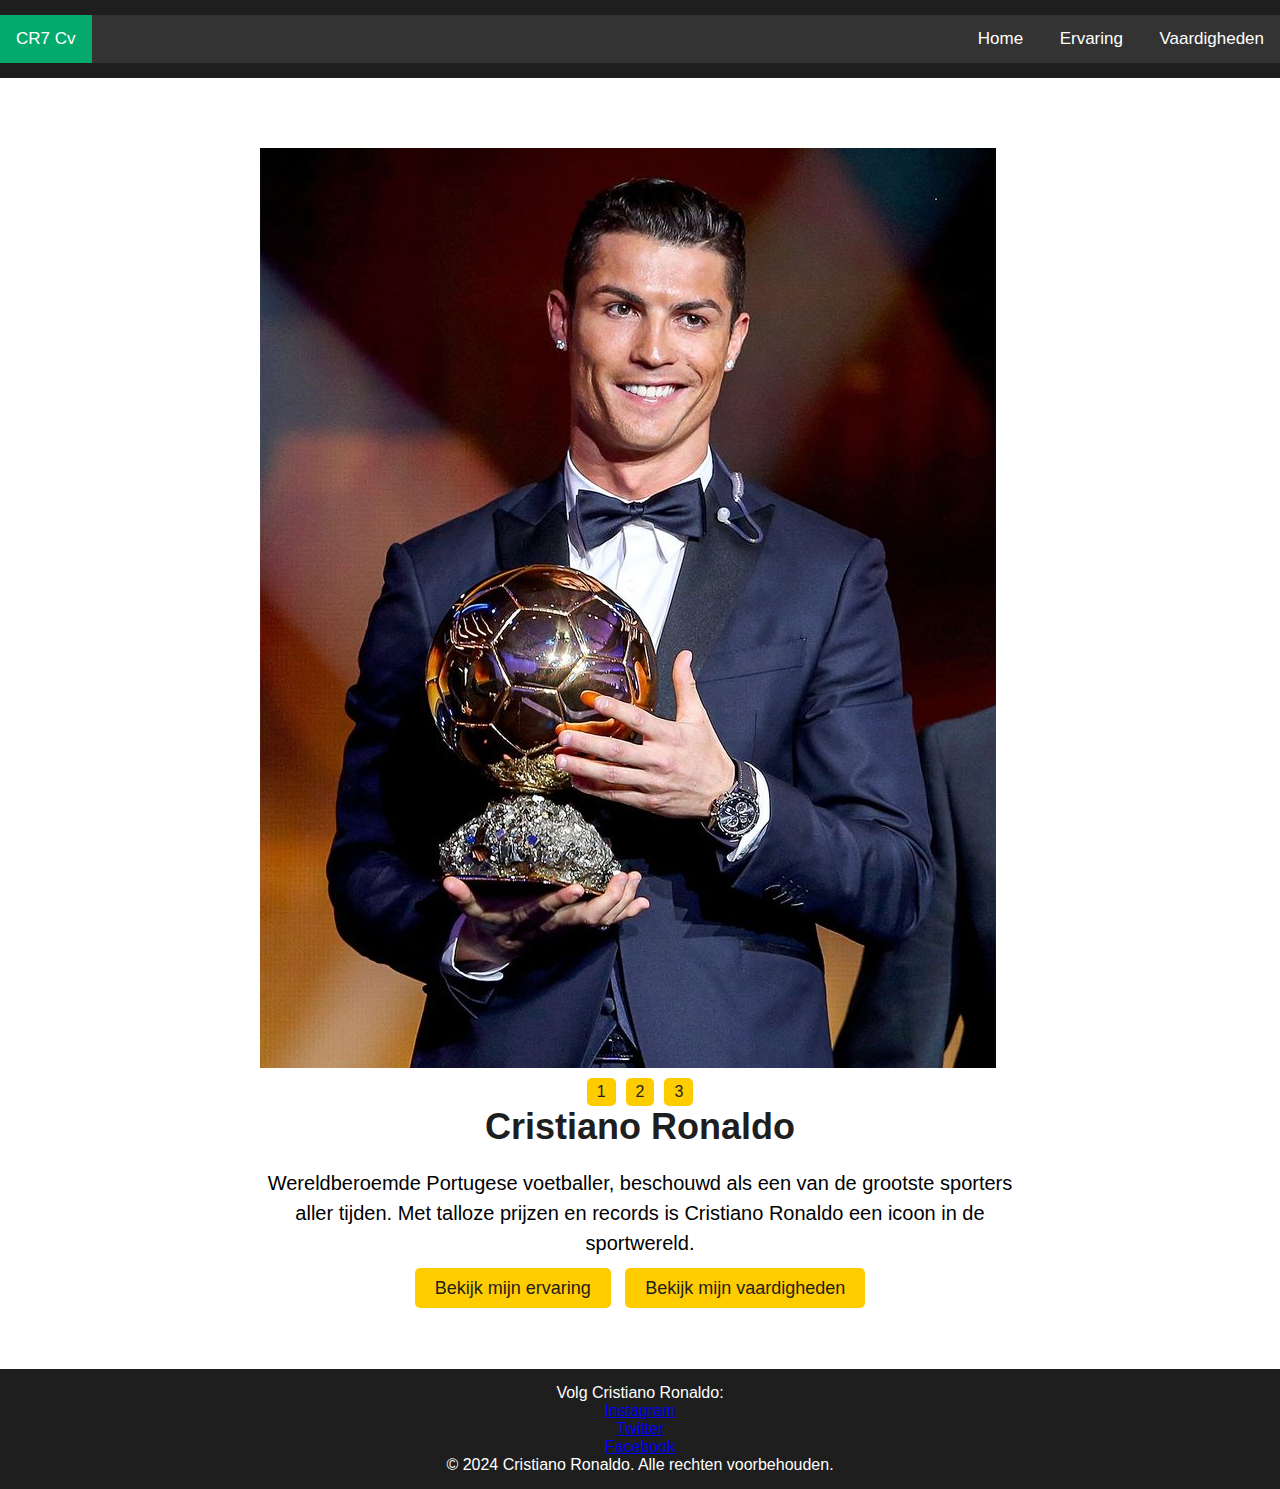
<file: index.html>
<!DOCTYPE html>
<html lang="nl">
	<head>
		<meta charset="UTF-8" />
		<meta name="viewport" content="width=device-width, initial-scale=1.0" />
		<meta
			name="description"
			content="CV van Cristiano Ronaldo - Wereldberoemde voetballer"
		/>
		<title>CV van Cristiano Ronaldo</title>
		<link rel="stylesheet" href="style.css" />
	</head>
	<body>
		<header>
			<div class="topnav">
				<a href="#home" class="active">CR7 Cv</a>
				<div id="myLinks">
					<a href="index.html">Home</a>
					<a href="ervaring.html">Ervaring</a>
					<a href="vaardigheden.html">Vaardigheden</a>
				</div>
				<a href="javascript:void(0);" class="icon" onclick="myFunction()">
					<i class="fa fa-bars"></i>
				</a>
			</div>
		</header>

		<main>
			<section class="intro">
				<div class="slider-wrapper">
					<div class="slider">
						<div id="slide-1" class="slide">
							<img
								src="imgas/B_R Football (@brfootball) on X.jpeg"
								alt="Slide 1"
							/>
						</div>
						<div id="slide-2" class="slide">
							<img src="imgas/Cristiano Ronaldo (1).png" alt="Slide 2" />
						</div>
						<div id="slide-3" class="slide">
							<img
								src="imgas/Cristiano Ronaldo CR7 HD Wallpaper.png"
								alt="Slide 3"
							/>
						</div>
					</div>
					<div class="slider-nav">
						<a href="#slide-1">1</a>
						<a href="#slide-2">2</a>
						<a href="#slide-3">3</a>
					</div>
				</div>

				<h1>Cristiano Ronaldo</h1>
				<p>
					Wereldberoemde Portugese voetballer, beschouwd als een van de grootste
					sporters aller tijden. Met talloze prijzen en records is Cristiano
					Ronaldo een icoon in de sportwereld.
				</p>
				<a href="ervaring.html" class="btn">Bekijk mijn ervaring</a>
				<a href="vaardigheden.html" class="btn">Bekijk mijn vaardigheden</a>
			</section>
		</main>

		<footer>
			<p>Volg Cristiano Ronaldo:</p>
			<ul class="social-media">
				<li>
					<a href="https://www.instagram.com/cristiano/" target="_blank"
						>Instagram</a
					>
				</li>
				<li>
					<a href="https://twitter.com/Cristiano" target="_blank">Twitter</a>
				</li>
				<li>
					<a href="https://www.facebook.com/cristiano" target="_blank"
						>Facebook</a
					>
				</li>
			</ul>
			<p>&copy; 2024 Cristiano Ronaldo. Alle rechten voorbehouden.</p>
		</footer>
		<script>
			function myFunction() {
				var x = document.getElementById("myLinks");
				if (x.style.display === "block") {
					x.style.display = "none";
				} else {
					x.style.display = "block";
				}
			}
		</script>
	</body>
</html>
</file>
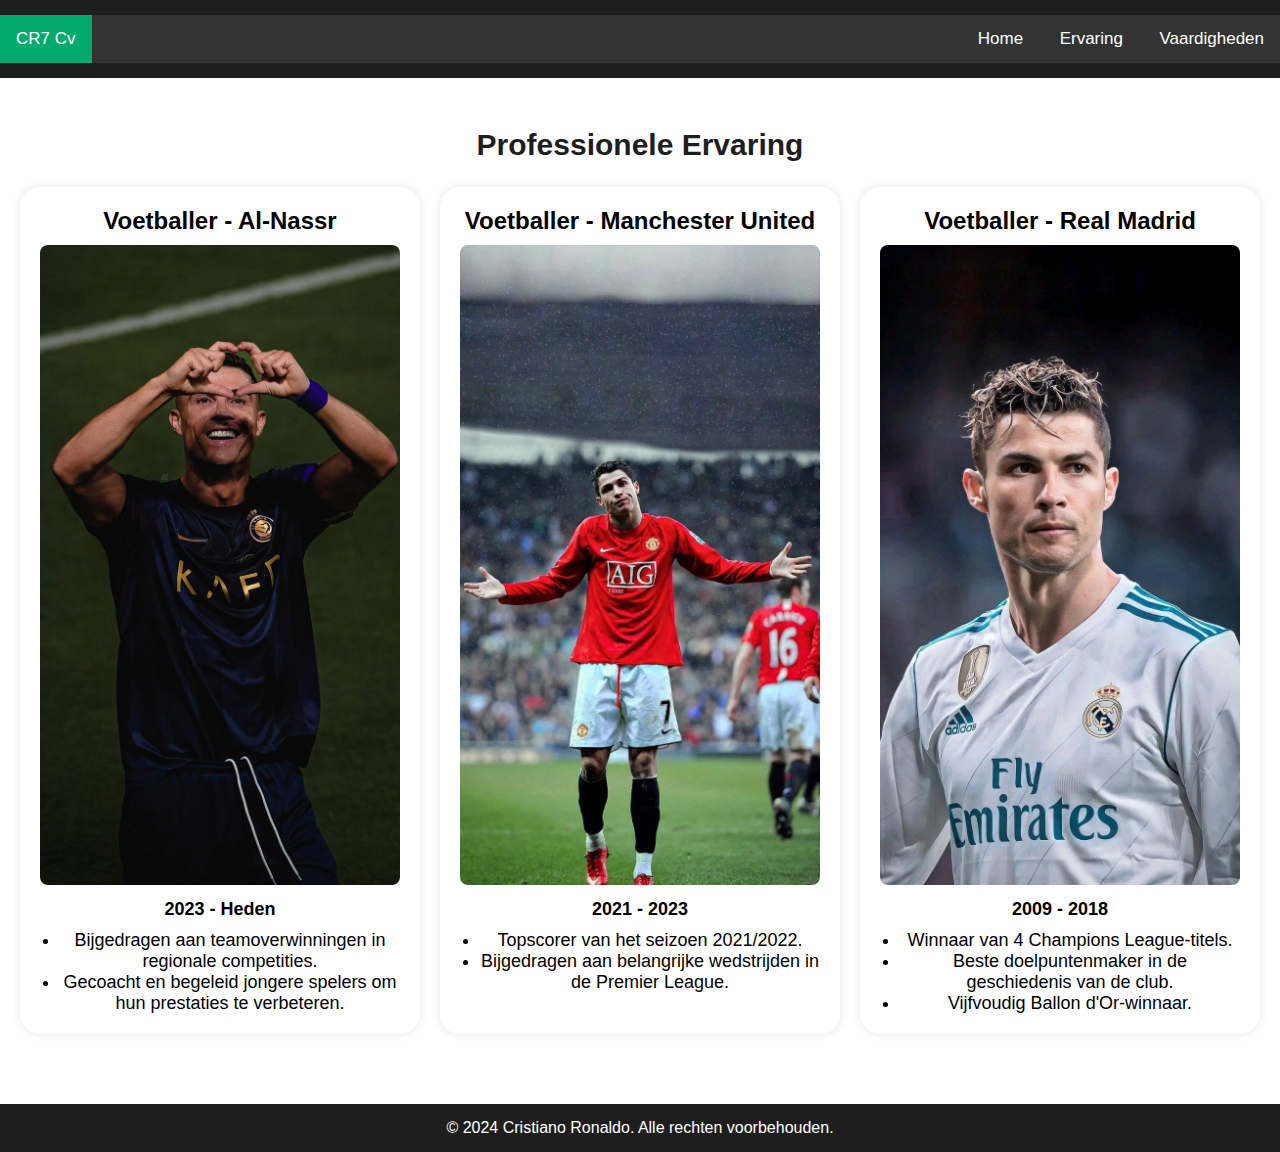
<file: ervaring.html>
<!DOCTYPE html>
<html lang="nl">
	<head>
		<meta charset="UTF-8" />
		<meta name="viewport" content="width=device-width, initial-scale=1.0" />
		<title>Ervaring - Cristiano Ronaldo</title>
		<meta
			name="description"
			content="Bekijk de professionele ervaring van Cristiano Ronaldo."
		/>
		<link rel="stylesheet" href="style.css" />
	</head>
	<body>
		<header>
			<div class="topnav">
				<a href="#home" class="active">CR7 Cv</a>
				<div id="myLinks">
					<a href="index.html">Home</a>
					<a href="ervaring.html">Ervaring</a>
					<a href="vaardigheden.html">Vaardigheden</a>
				</div>
				<a href="javascript:void(0);" class="icon" onclick="myFunction()">
					<i class="fa fa-bars"></i>
				</a>
			</div>
		</header>
		<main>
			<section class="ervaring">
				<h1>Professionele Ervaring</h1>
				<div class="ervaring-container">
					<article>
						<h2>Voetballer - Al-Nassr</h2>
						<img
							src="imgas/Cristiano Ronaldo Wallpaper 🖤🫶.png"
							alt="Cristiano Ronaldo bij Al-Nassr"
						/>
						<p><strong>2023 - Heden</strong></p>
						<ul>
							<li>
								Bijgedragen aan teamoverwinningen in regionale competities.
							</li>
							<li>
								Gecoacht en begeleid jongere spelers om hun prestaties te
								verbeteren.
							</li>
						</ul>
					</article>
					<article>
						<h2>Voetballer - Manchester United</h2>
						<img
							src="imgas/9086e6ac-4cc6-4d2a-8f30-d3433475a457.png"
							alt="Cristiano Ronaldo bij Manchester United"
						/>
						<p><strong>2021 - 2023</strong></p>
						<ul>
							<li>Topscorer van het seizoen 2021/2022.</li>
							<li>
								Bijgedragen aan belangrijke wedstrijden in de Premier League.
							</li>
						</ul>
					</article>
					<article>
						<h2>Voetballer - Real Madrid</h2>
						<img
							src="imgas/RONALDO 4K.jpeg"
							alt="Cristiano Ronaldo bij Real Madrid"
						/>
						<p><strong>2009 - 2018</strong></p>
						<ul>
							<li>Winnaar van 4 Champions League-titels.</li>
							<li>Beste doelpuntenmaker in de geschiedenis van de club.</li>
							<li>Vijfvoudig Ballon d'Or-winnaar.</li>
						</ul>
					</article>
				</div>
			</section>
		</main>
		<footer>
			<p>&copy; 2024 Cristiano Ronaldo. Alle rechten voorbehouden.</p>
		</footer>
		<script>
			function myFunction() {
				var x = document.getElementById("myLinks");
				if (x.style.display === "block") {
					x.style.display = "none";
				} else {
					x.style.display = "block";
				}
			}
		</script>
	</body>
</html>
</file>
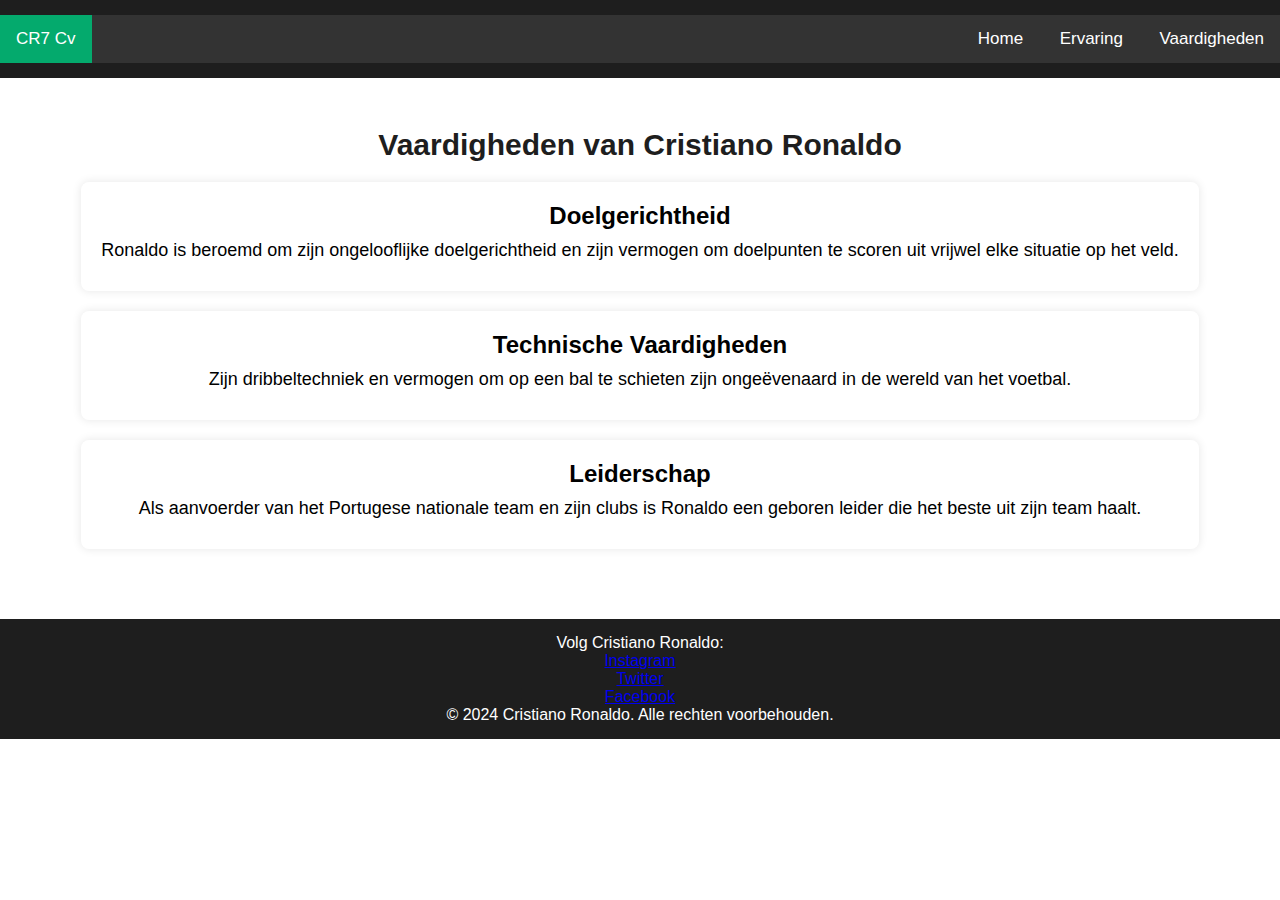
<file: vaardigheden.html>
<!DOCTYPE html>
<html lang="nl">
	<head>
		<meta charset="UTF-8" />
		<meta name="viewport" content="width=device-width, initial-scale=1.0" />
		<meta
			name="description"
			content="Vaardigheden van Cristiano Ronaldo als voetballer"
		/>
		<title>Vaardigheden - Cristiano Ronaldo</title>
		<link rel="stylesheet" href="style.css" />
	</head>
	<body>
		<header>
			<div class="topnav">
				<a href="#home" class="active">CR7 Cv</a>
				<div id="myLinks">
					<a href="index.html">Home</a>
					<a href="ervaring.html">Ervaring</a>
					<a href="vaardigheden.html">Vaardigheden</a>
				</div>
				<a href="javascript:void(0);" class="icon" onclick="myFunction()">
					<i class="fa fa-bars"></i>
				</a>
			</div>
		</header>

		<main>
			<section>
				<h1>Vaardigheden van Cristiano Ronaldo</h1>
				<article>
					<h2>Doelgerichtheid</h2>
					<p>
						Ronaldo is beroemd om zijn ongelooflijke doelgerichtheid en zijn
						vermogen om doelpunten te scoren uit vrijwel elke situatie op het
						veld.
					</p>
				</article>
				<article>
					<h2>Technische Vaardigheden</h2>
					<p>
						Zijn dribbeltechniek en vermogen om op een bal te schieten zijn
						ongeëvenaard in de wereld van het voetbal.
					</p>
				</article>
				<article>
					<h2>Leiderschap</h2>
					<p>
						Als aanvoerder van het Portugese nationale team en zijn clubs is
						Ronaldo een geboren leider die het beste uit zijn team haalt.
					</p>
				</article>
			</section>
		</main>

		<footer>
			<p>Volg Cristiano Ronaldo:</p>
			<ul class="social-media">
				<li>
					<a href="https://www.instagram.com/cristiano/" target="_blank"
						>Instagram</a
					>
				</li>
				<li>
					<a href="https://twitter.com/Cristiano" target="_blank">Twitter</a>
				</li>
				<li>
					<a href="https://www.facebook.com/cristiano" target="_blank"
						>Facebook</a
					>
				</li>
			</ul>
			<p>&copy; 2024 Cristiano Ronaldo. Alle rechten voorbehouden.</p>
		</footer>
		<script>
			function myFunction() {
				var x = document.getElementById("myLinks");
				if (x.style.display === "block") {
					x.style.display = "none";
				} else {
					x.style.display = "block";
				}
			}
		</script>
	</body>
</html>
</file>
<file: style.css>
* {
	margin: 0;
	padding: 0;
	box-sizing: border-box;
	font-family: Arial, sans-serif;
}

body,
html {
	margin: 0;
	padding: 0;
	height: auto;
}

header {
	background-color: #1e1e1e;
	color: #fff;
	padding: 15px 0;
	position: sticky;
	top: 0;
	z-index: 1000;
}

main {
	padding: 50px 20px;
	text-align: center;
	display: flex;
	justify-content: center;
	align-items: center;
}

.intro {
	max-width: 800px;
	margin: 0 auto;
	padding: 20px;
}

.intro h1 {
	font-size: 36px;
	margin-bottom: 20px;
}

.intro p {
	font-size: 20px;
	line-height: 1.5;
	margin-bottom: 20px;
}

.intro .btn {
	padding: 10px 20px;
	background-color: #ffcc00;
	color: #1e1e1e;
	text-decoration: none;
	font-size: 18px;
	border-radius: 5px;
	margin: 5px;
	transition: background-color 0.3s;
}

.intro .btn:hover {
	background-color: #ff9900;
}

section h1 {
	font-size: 30px;
	margin-bottom: 20px;
	color: #1e1e1e;
}

article {
	background-color: #fff;
	padding: 20px;
	margin-bottom: 20px;
	border-radius: 8px;
	box-shadow: 0 0 10px rgba(0, 0, 0, 0.1);
}

article h2 {
	font-size: 24px;
	margin-bottom: 10px;
}

article p {
	font-size: 18px;
	margin-bottom: 10px;
}

article ul {
	list-style-type: disc;
	margin-left: 20px;
	font-size: 18px;
}

footer {
	background-color: #1e1e1e;
	color: #fff;
	text-align: center;
	padding: 15px 0;
}

.slider {
	display: flex;
	scroll-snap-type: x mandatory;
	overflow-x: auto;
	scroll-behavior: smooth;
	width: 100%;
}

.slide {
	scroll-snap-align: center;
	flex: none;
	width: 100%;
	height: auto;
}

.slide img {
	width: auto;
	height: auto;
	display: block;
}

.slider-nav {
	display: flex;
	justify-content: center;
	margin-top: 10px;
}

.slider-nav a {
	text-decoration: none;
	padding: 5px 10px;
	margin: 0 5px;
	background-color: #ffcc00;
	color: #1e1e1e;
	border-radius: 5px;
	transition: background-color 0.3s ease;
}

.slider-nav a:hover {
	background-color: #ff9900;
}

.ervaring-container {
	display: flex;
	gap: 20px;
	justify-content: center;
	flex-wrap: wrap;
	margin-top: 25px;
}

.ervaring-container article {
	flex: 1;
	max-width: 400px;
	background-color: #fff;
	padding: 20px;
	border-radius: 20px;
	box-shadow: 0 0 10px rgba(0, 0, 0, 0.1);
	text-align: center;
}

.ervaring-container img {
	width: 100%;
	height: auto;
	border-radius: 8px;
	margin-bottom: 10px;
}

.mobile-container {
	max-width: 480px;
	margin: auto;
	background-color: #555;
	height: 500px;
	color: white;
	border-radius: 10px;
}

.topnav {
	overflow: hidden;
	background-color: #333;
	position: relative;
}

.topnav #myLinks {
	display: none;
}

.topnav a {
	color: white;
	padding: 14px 16px;
	text-decoration: none;
	font-size: 17px;
	display: block;
}

.topnav a.icon {
	background: black;
	display: block;
	position: absolute;
	right: 0;
	top: 0;
}

.topnav a:hover {
	background-color: #ddd;
	color: black;
}

.active {
	background-color: #04aa6d;
	color: white;
}

@media (min-width: 480px) {
	.topnav a {
		display: inline-block;
	}
	.topnav #myLinks {
		display: inline-block !important;
		float: right;
	}
	.topnav a.icon {
		display: none;
	}
}
</file>
